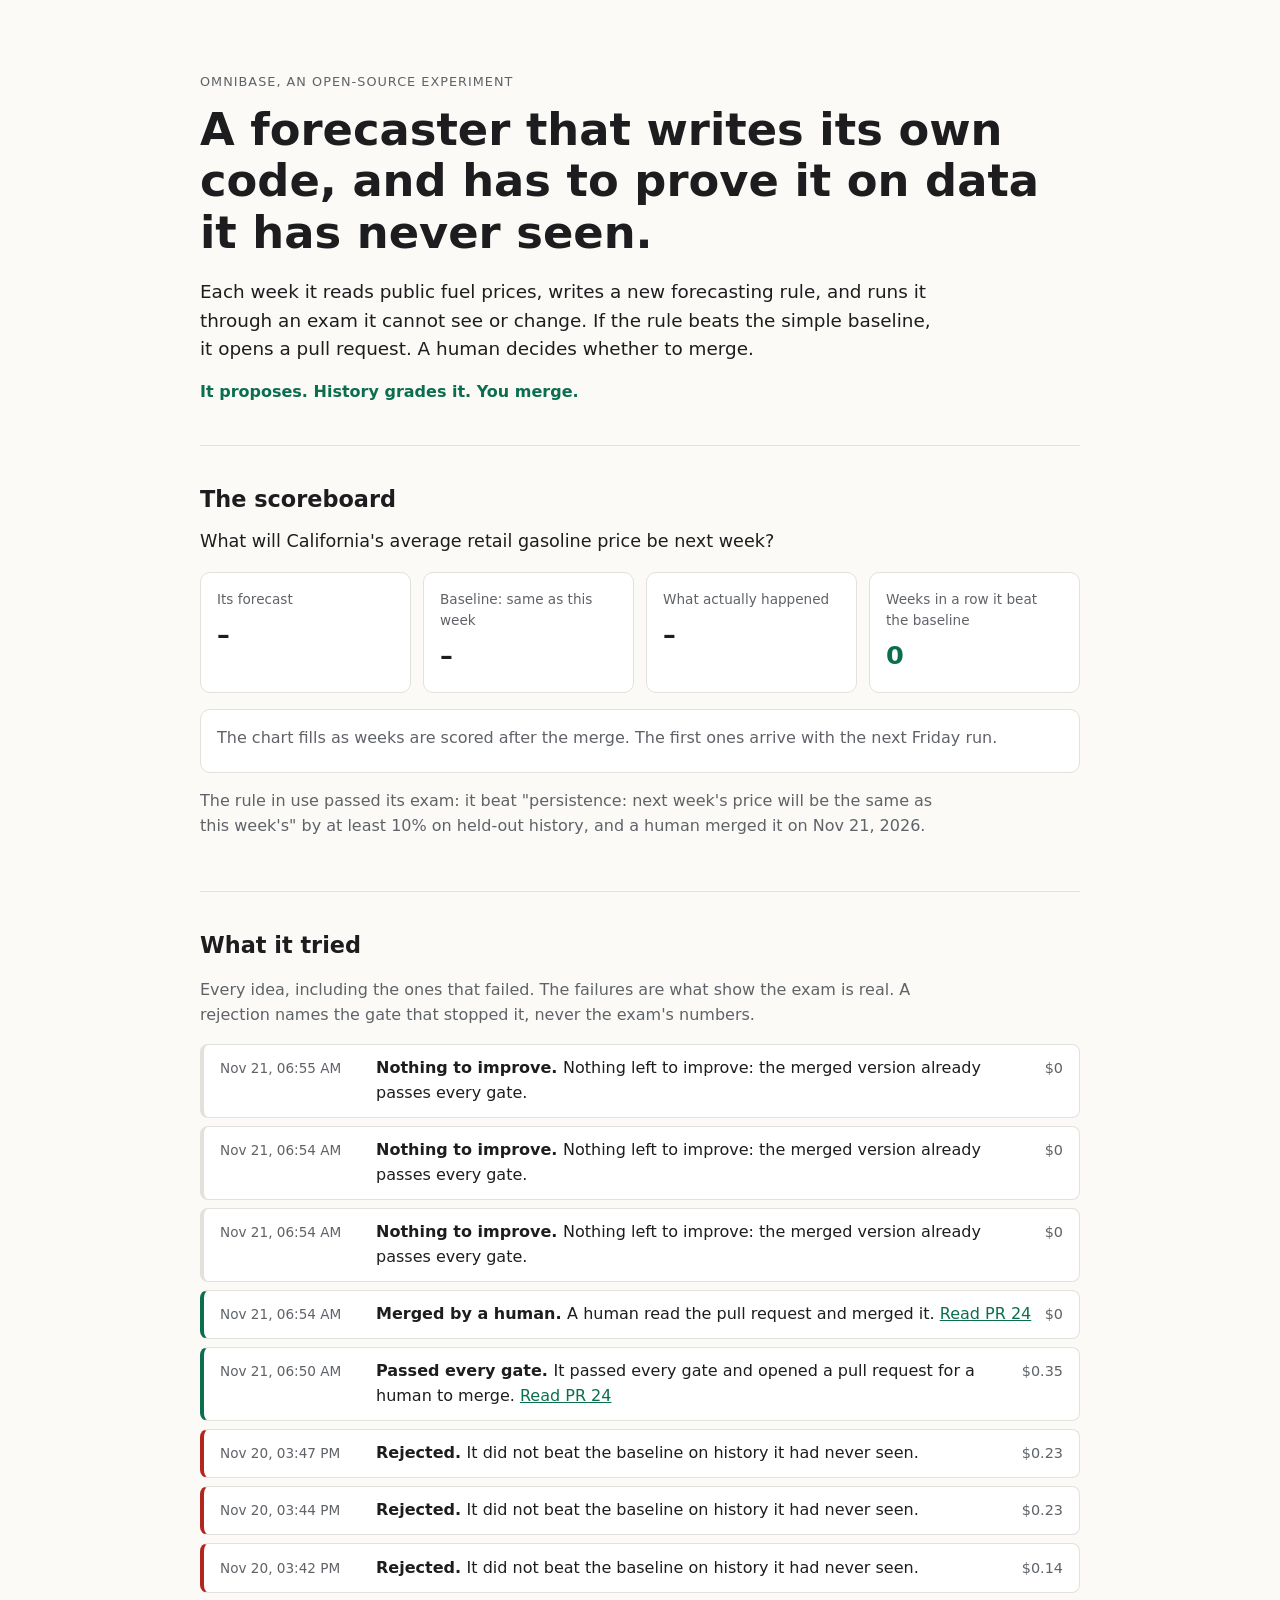
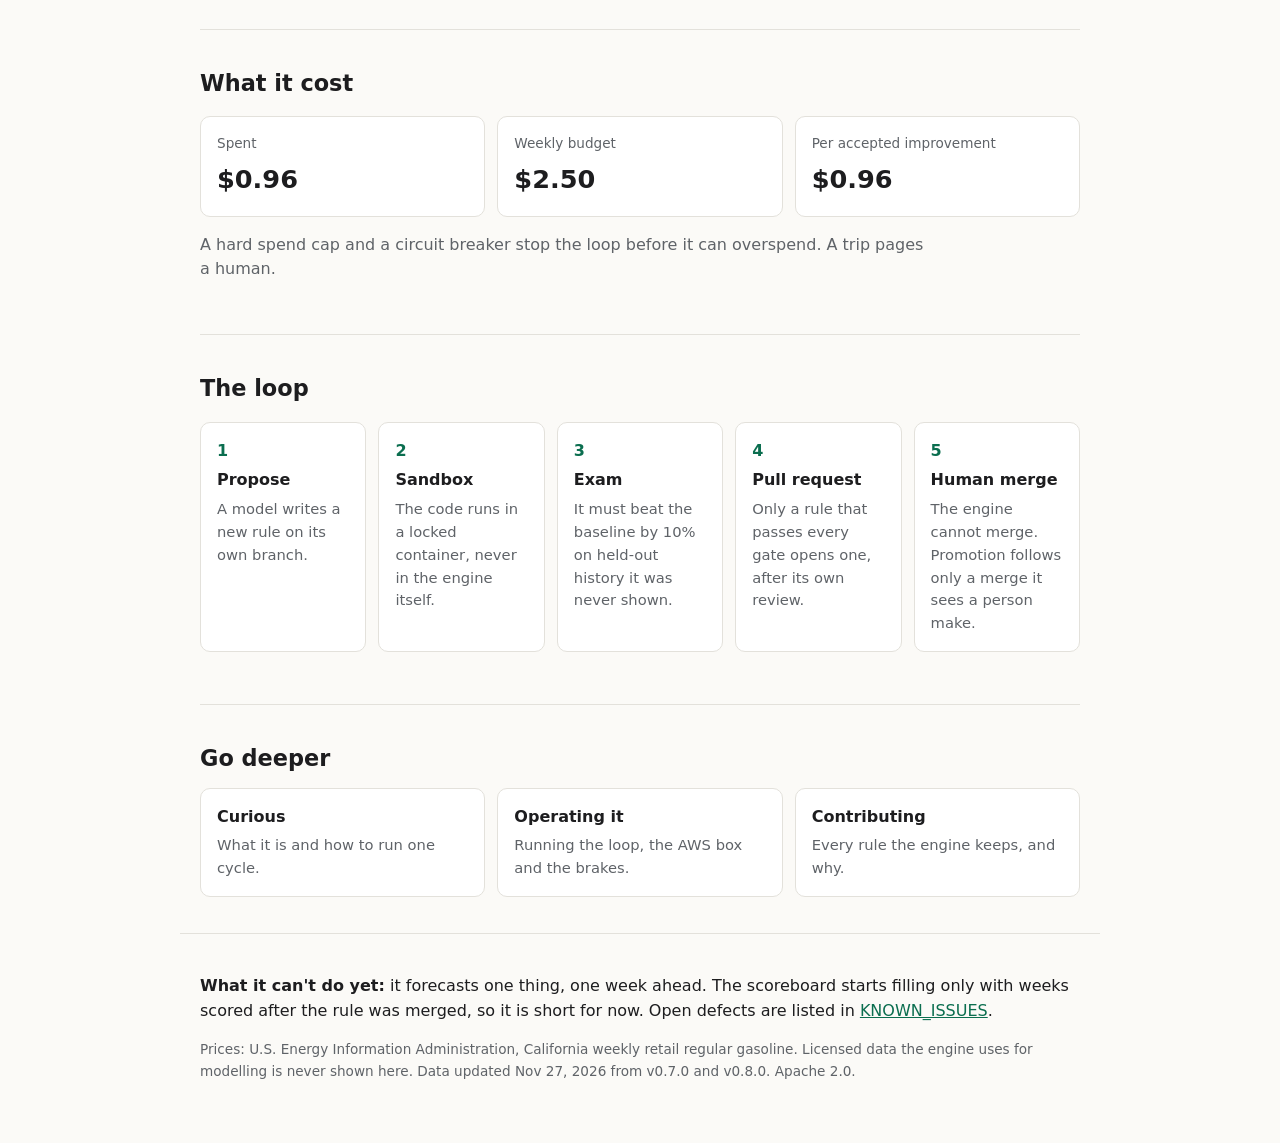
<file: site/index.html>
<!DOCTYPE html>
<html lang="en">
<head>
  <meta charset="utf-8">
  <meta name="viewport" content="width=device-width, initial-scale=1">
  <title>OmniBase: a forecaster that writes its own code</title>
  <meta name="description" content="OmniBase proposes code, history grades it, a human merges it. Live scoreboard, every idea it tried, and what it cost.">
  <link rel="stylesheet" href="style.css">
</head>
<body>
  <header class="hero">
    <p class="eyebrow">OmniBase, an open-source experiment</p>
    <h1>A forecaster that writes its own code, and has to prove it on data it has never seen.</h1>
    <p class="lede">Each week it reads public fuel prices, writes a new forecasting rule, and runs it through an exam it cannot see or change. If the rule beats the simple baseline, it opens a pull request. A human decides whether to merge.</p>
    <p class="tagline">It proposes. History grades it. You merge.</p>
  </header>

  <main>
    <section id="scoreboard" aria-labelledby="scoreboard-title">
      <h2 id="scoreboard-title">The scoreboard</h2>
      <p class="question" data-field="question">Loading…</p>
      <div class="cards">
        <div class="card"><span class="label">Its forecast</span><span class="value" data-field="predicted">–</span></div>
        <div class="card"><span class="label">Baseline: same as this week</span><span class="value" data-field="baseline">–</span></div>
        <div class="card"><span class="label">What actually happened</span><span class="value" data-field="actual">–</span></div>
        <div class="card accent"><span class="label">Weeks in a row it beat the baseline</span><span class="value" data-field="streak">–</span></div>
      </div>
      <div id="chart" class="chart" role="img" aria-label="Forecast, baseline and actual price over the last weeks"></div>
      <p class="note" id="exam-note"></p>
    </section>

    <section id="tried" aria-labelledby="tried-title">
      <h2 id="tried-title">What it tried</h2>
      <p class="sub">Every idea, including the ones that failed. The failures are what show the exam is real. A rejection names the gate that stopped it, never the exam's numbers.</p>
      <ol class="feed" id="feed"></ol>
    </section>

    <section id="cost" aria-labelledby="cost-title">
      <h2 id="cost-title">What it cost</h2>
      <div class="cards">
        <div class="card"><span class="label">Spent</span><span class="value" data-field="spent">–</span></div>
        <div class="card"><span class="label">Weekly budget</span><span class="value" data-field="budget">–</span></div>
        <div class="card"><span class="label">Per accepted improvement</span><span class="value" data-field="per_accepted">–</span></div>
      </div>
      <p class="sub">A hard spend cap and a circuit breaker stop the loop before it can overspend. A trip pages a human.</p>
    </section>

    <section id="loop" aria-labelledby="loop-title">
      <h2 id="loop-title">The loop</h2>
      <ol class="steps">
        <li><strong>Propose</strong><span>A model writes a new rule on its own branch.</span></li>
        <li><strong>Sandbox</strong><span>The code runs in a locked container, never in the engine itself.</span></li>
        <li><strong>Exam</strong><span>It must beat the baseline by 10% on held-out history it was never shown.</span></li>
        <li><strong>Pull request</strong><span>Only a rule that passes every gate opens one, after its own review.</span></li>
        <li><strong>Human merge</strong><span>The engine cannot merge. Promotion follows only a merge it sees a person make.</span></li>
      </ol>
    </section>

    <section id="doors" aria-labelledby="doors-title">
      <h2 id="doors-title">Go deeper</h2>
      <div class="doors">
        <a class="door" data-href="README.md"><strong>Curious</strong><span>What it is and how to run one cycle.</span></a>
        <a class="door" data-href="docs/RUNBOOK.md"><strong>Operating it</strong><span>Running the loop, the AWS box and the brakes.</span></a>
        <a class="door" data-href="docs/ENGINE_RULES.md"><strong>Contributing</strong><span>Every rule the engine keeps, and why.</span></a>
      </div>
    </section>
  </main>

  <footer>
    <p><strong>What it can't do yet:</strong> it forecasts one thing, one week ahead. The scoreboard starts filling only with weeks scored after the rule was merged, so it is short for now. Open defects are listed in <a data-href="docs/KNOWN_ISSUES.md">KNOWN_ISSUES</a>.</p>
    <p class="small">Prices: U.S. Energy Information Administration, California weekly retail regular gasoline. Licensed data the engine uses for modelling is never shown here. Data updated <span data-field="generated_at">–</span> from <span data-field="code_version">–</span>. Apache 2.0.</p>
  </footer>
  <script src="app.js"></script>
</body>
</html>
</file>
<file: site/style.css>
:root {
  --bg: #fbfaf7;
  --fg: #1d1d1f;
  --muted: #5f6368;
  --card: #ffffff;
  --line: #e3e1db;
  --accent: #0b6e4f;
  --bad: #b3261e;
  --forecast: #0b6e4f;
  --baseline: #8a8a8a;
  --actual: #1d1d1f;
  font-family: system-ui, -apple-system, "Segoe UI", Roboto, sans-serif;
  color-scheme: light dark;
}
@media (prefers-color-scheme: dark) {
  :root {
    --bg: #141414; --fg: #ececec; --muted: #a0a0a0; --card: #1e1e1e;
    --line: #333; --accent: #4cc59a; --bad: #f28b82;
    --forecast: #4cc59a; --baseline: #8a8a8a; --actual: #ececec;
  }
}
* { box-sizing: border-box; }
body { margin: 0; background: var(--bg); color: var(--fg); line-height: 1.55; }
a { color: var(--accent); }
.hero, main, footer { max-width: 920px; margin: 0 auto; padding: 0 1.25rem; }
.hero { padding-top: 4.5rem; padding-bottom: 2.5rem; }
.eyebrow { text-transform: uppercase; letter-spacing: .08em; font-size: .8rem; color: var(--muted); margin: 0 0 .75rem; }
h1 { font-size: clamp(1.8rem, 4.5vw, 2.8rem); line-height: 1.15; margin: 0 0 1.25rem; }
.lede { font-size: 1.15rem; max-width: 46rem; margin: 0 0 1rem; }
.tagline { font-weight: 600; color: var(--accent); margin: 0; }
section { padding: 2.25rem 0; border-top: 1px solid var(--line); }
h2 { font-size: 1.4rem; margin: 0 0 .75rem; }
.question { font-size: 1.1rem; margin: 0 0 1rem; }
.sub, .note { color: var(--muted); max-width: 46rem; }
.cards { display: grid; grid-template-columns: repeat(auto-fit, minmax(180px, 1fr)); gap: .75rem; margin: 1rem 0; }
.card { background: var(--card); border: 1px solid var(--line); border-radius: 10px; padding: 1rem; display: flex; flex-direction: column; gap: .35rem; }
.card .label { font-size: .85rem; color: var(--muted); }
.card .value { font-size: 1.6rem; font-weight: 650; font-variant-numeric: tabular-nums; }
.card.accent .value { color: var(--accent); }
.chart { background: var(--card); border: 1px solid var(--line); border-radius: 10px; padding: 1rem; min-height: 4rem; }
.chart svg { width: 100%; height: auto; display: block; }
.chart .empty { color: var(--muted); margin: 0; }
.legend { display: flex; gap: 1.25rem; font-size: .85rem; color: var(--muted); margin-top: .5rem; flex-wrap: wrap; }
.legend i { display: inline-block; width: 14px; height: 3px; vertical-align: middle; margin-right: .35rem; }
.feed { list-style: none; padding: 0; margin: 1rem 0 0; display: grid; gap: .5rem; }
.feed li { background: var(--card); border: 1px solid var(--line); border-left: 4px solid var(--line); border-radius: 8px; padding: .7rem 1rem; display: grid; grid-template-columns: 9rem 1fr auto; gap: .75rem; align-items: baseline; }
.feed li.pass { border-left-color: var(--accent); }
.feed li.fail { border-left-color: var(--bad); }
.feed .when { color: var(--muted); font-size: .85rem; font-variant-numeric: tabular-nums; }
.feed .verdict { font-weight: 600; }
.feed .cost { color: var(--muted); font-variant-numeric: tabular-nums; font-size: .9rem; }
.steps { list-style: none; counter-reset: step; padding: 0; display: grid; grid-template-columns: repeat(auto-fit, minmax(160px, 1fr)); gap: .75rem; }
.steps li { counter-increment: step; background: var(--card); border: 1px solid var(--line); border-radius: 10px; padding: 1rem; display: flex; flex-direction: column; gap: .3rem; }
.steps li::before { content: counter(step); font-weight: 700; color: var(--accent); }
.steps span, .door span { color: var(--muted); font-size: .92rem; }
.doors { display: grid; grid-template-columns: repeat(auto-fit, minmax(220px, 1fr)); gap: .75rem; }
.door { background: var(--card); border: 1px solid var(--line); border-radius: 10px; padding: 1rem; text-decoration: none; color: var(--fg); display: flex; flex-direction: column; gap: .3rem; }
.door:hover { border-color: var(--accent); }
footer { border-top: 1px solid var(--line); padding-top: 1.5rem; padding-bottom: 3rem; }
.small { font-size: .85rem; color: var(--muted); }
@media (max-width: 600px) {
  .feed li { grid-template-columns: 1fr; gap: .2rem; }
}
</file>
